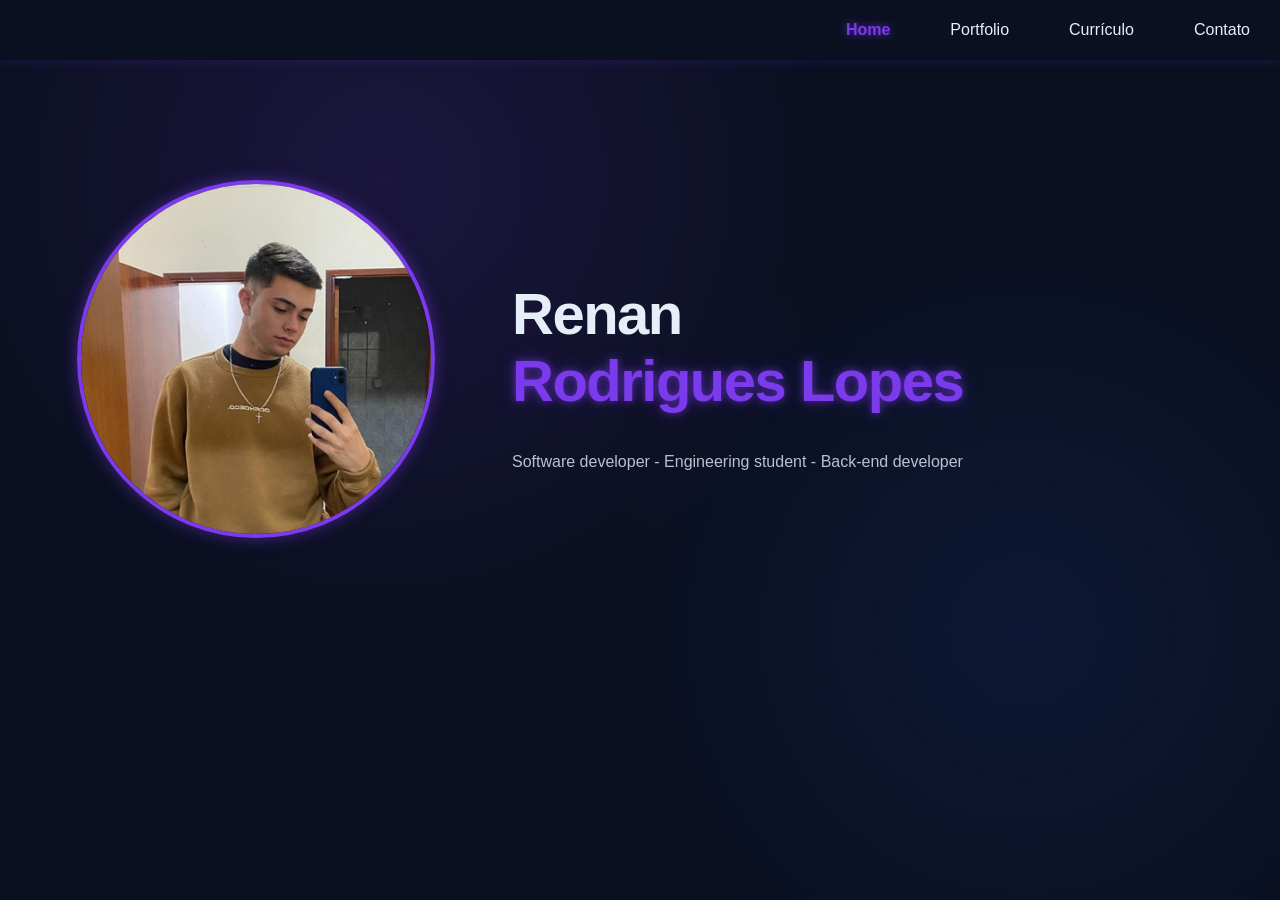
<file: index.html>
<!DOCTYPE html>

<html>

	<head>
		<title>Renan Lopes - Portfolio Online</title>
		<meta charset="utf-8">

        <link rel="preconnect" href="https://rsms.me/inter/">
        <link rel="stylesheet" href="https://rsms.me/inter/inter.css">

		<link rel="stylesheet" href="css/styles.css">

	</head>


	<body>
		<div class="navigation">
  			<ul>
    			<li class="active"><a href="index.html">Home</a></li>
    			<li><a href="portfolio.html">Portfolio</a></li>
    			<li><a href="curriculo.html">Currículo</a></li>
    			<li><a href="contato.html">Contato</a></li>
  			</ul>
		</div>

		<div class="capa">
            <div class="profile-pic">
			    <img src="img/fotoRenan.png" alt="Foto de Renan Lopes">
            </div>
            <div class="profile-title">
			    <h1>Renan <span>Rodrigues Lopes</span></h1>
			    <h2>Software developer - Engineering student - Back-end developer</h2>
            </div>    
        </div>
		


	</body>

</html>
</file>
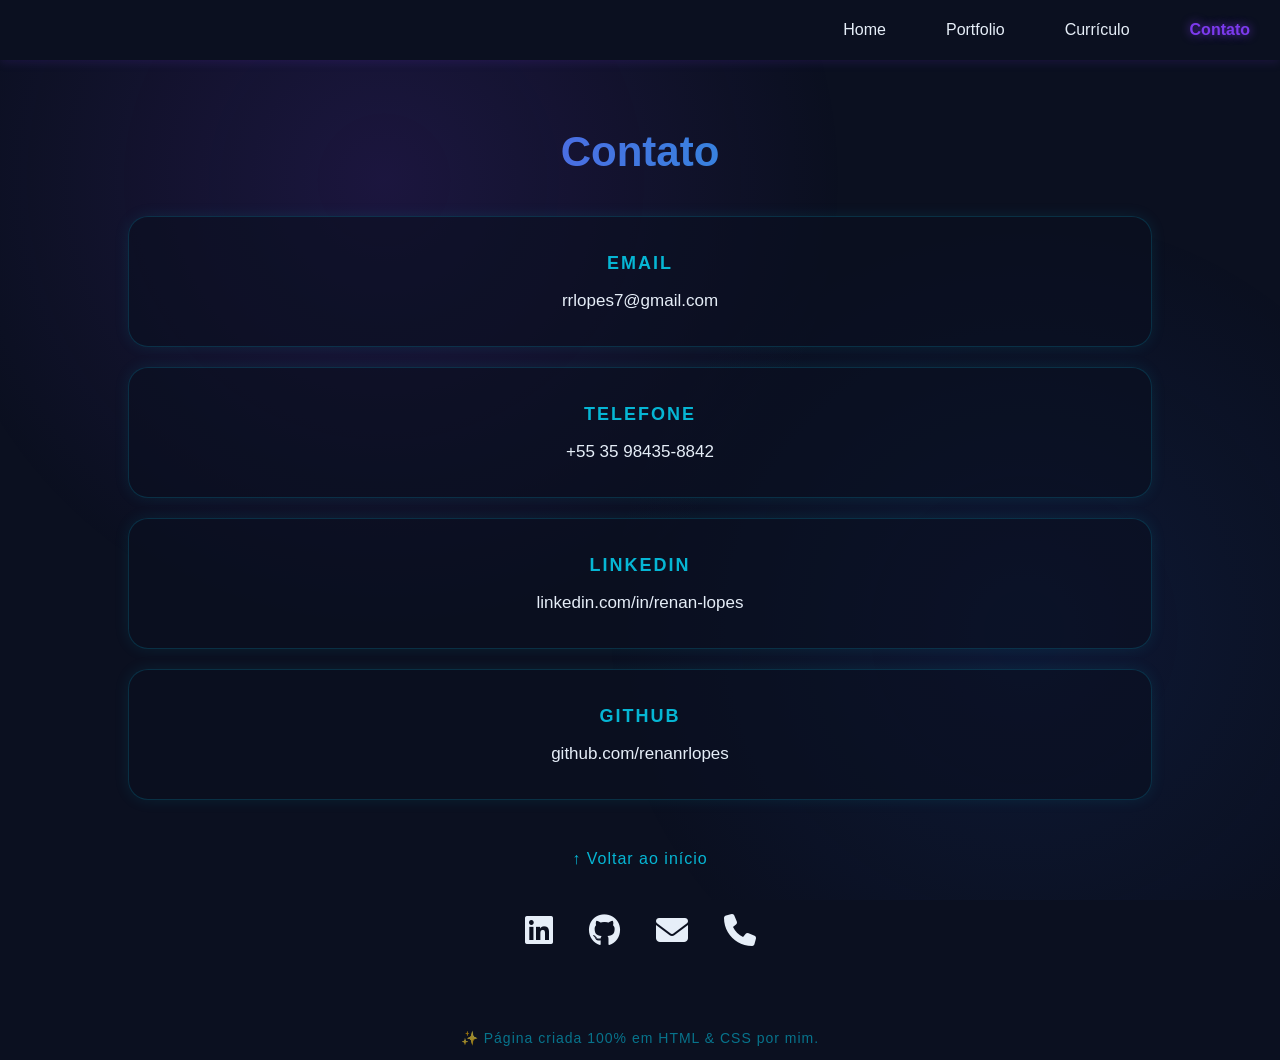
<file: contato.html>
<!DOCTYPE html>
<html>
  <head>
    <title>Contato - Renan Lopes</title>
    <meta charset="utf-8">

    <link rel="preconnect" href="https://rsms.me/inter/">
    <link rel="stylesheet" href="https://rsms.me/inter/inter.css">
    <link rel="stylesheet" href="css/styles.css"> 
    <link rel="stylesheet" href="css/styles-contato.css"> 
    <link rel="stylesheet" href="https://cdnjs.cloudflare.com/ajax/libs/font-awesome/6.4.2/css/all.min.css">
</head>

  <body>

    <div class="navigation">
      <ul>
        <li><a href="index.html">Home</a></li>
        <li><a href="portfolio.html">Portfolio</a></li>
        <li><a href="curriculo.html">Currículo</a></li>
        <li class="active"><a href="contato.html">Contato</a></li>
      </ul>
    </div>

    <div class="contact-container main">
      <h1>Contato</h1>

      <div class="contact-card">
        <h3>Email</h3>
        <p><a href="mailto:rrlopes7@gmail.com">rrlopes7@gmail.com</a></p>
      </div>

      <div class="contact-card">
        <h3>Telefone</h3>
        <p><a href="tel:+5535999999999">+55 35 98435-8842</a></p>
      </div>

      <div class="contact-card">
        <h3>LinkedIn</h3>
        <p><a href="https://www.linkedin.com/in/renan-lopes-a572ab206/" target="_blank">linkedin.com/in/renan-lopes</a></p>
      </div>

      <div class="contact-card">
        <h3>GitHub</h3>
        <p><a href="https://github.com/renanrlopes" target="_blank">github.com/renanrlopes</a></p>
      </div>

      <a href="#" class="back-top">↑ Voltar ao início</a>
    </div>

    <h2>Redes Sociais</h2>

    <div class="social-icons">
        <a href="https://www.linkedin.com/in/renan-lopes-a572ab206/" target="_blank"><i class="fab fa-linkedin"></i></a>
        <a href="https://github.com/renanrlopes" target="_blank"><i class="fab fa-github"></i></a>
        <a href="mailto:rrlopes7@gmail.com"><i class="fas fa-envelope"></i></a>
        <a href="tel:+35984358842"><i class="fas fa-phone"></i></a>
    </div>


  </body>
  <footer class="contact-footer">
    <p>✨ Página criada 100% em HTML & CSS por mim.</p>
  </footer>

</html>
</file>
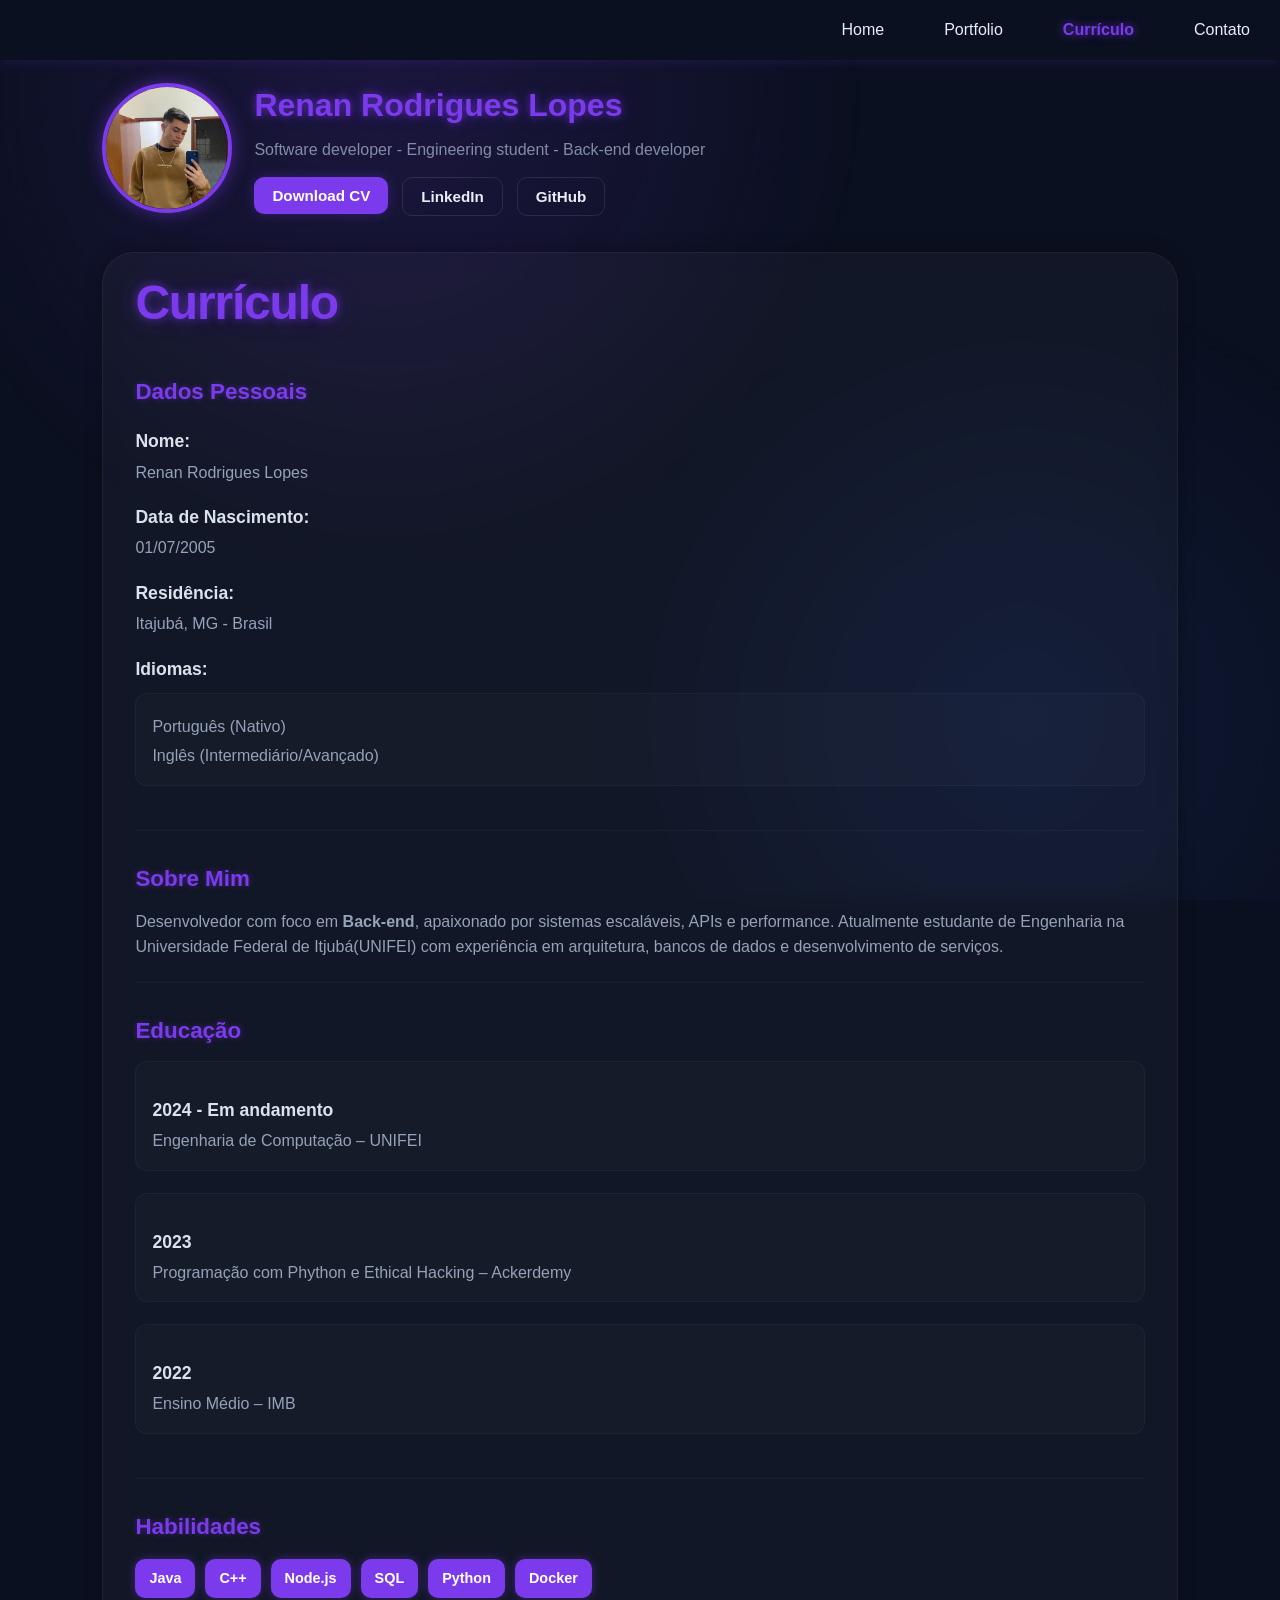
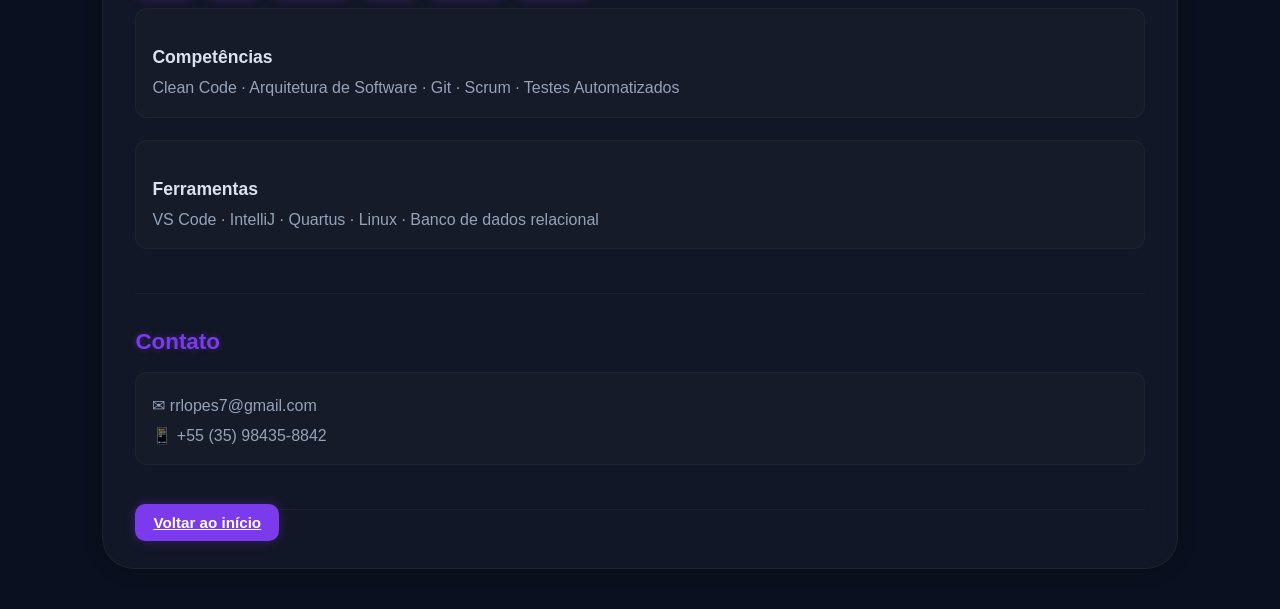
<file: curriculo.html>
<!DOCTYPE html>
<html lang="pt-BR">
  <head>
    <title>Currículo - Renan Lopes</title>
    <meta charset="utf-8">

    <!-- Fontes -->
    <link rel="preconnect" href="https://rsms.me/inter/">
    <link rel="stylesheet" href="https://rsms.me/inter/inter.css">
    <link rel="stylesheet" href="css/styles-curriculo.css">
  </head>

  <body>
    <div class="navigation">
      <ul>
        <li><a href="index.html">Home</a></li>
        <li><a href="portfolio.html">Portfolio</a></li>
        <li class="active"><a href="curriculo.html">Currículo</a></li>
        <li><a href="contato.html">Contato</a></li>
      </ul>
    </div>

    <div class="profile-header">
      <img src="img/fotoRenan.png" alt="Foto de Renan">
      <div class="profile-info">
        <div class="name">Renan Rodrigues Lopes</div>
        <div class="role">Software developer - Engineering student - Back-end developer</div>
        <div class="cv-links">
          <a href="download/Lattes.pdf" download target="_blank">
            <button class="cv-btn">Download CV</button>
          </a>
          <a href="https://www.linkedin.com/in/renan-lopes-a572ab206/" target="_blank">
            <button class="cv-btn cv-btn-outline">LinkedIn</button>
          </a>
          <a href="https://github.com/renanrlopes" target="_blank">
            <button class="cv-btn cv-btn-outline">GitHub</button>
          </a>
        </div>
      </div>
    </div>

    <div class="cv-container main">

      <h1>Currículo</h1>

      <!-- Dados Pessoais -->
      <section class="cv-section">
        <div class="cv-section-title">Dados Pessoais</div>

        <h3>Nome:</h3>
        <p>Renan Rodrigues Lopes</p>

        <h3>Data de Nascimento:</h3>
        <p>01/07/2005</p>

        <h3>Residência:</h3>
        <p>Itajubá, MG - Brasil</p>

        <h3>Idiomas:</h3>
        <div class="cv-item">
          <p>Português (Nativo)</p>
          <p>Inglês (Intermediário/Avançado)</p>
        </div>
      </section>

      <!-- Sobre Mim -->
      <section class="cv-section">
        <div class="cv-section-title">Sobre Mim</div>
        <p>
          Desenvolvedor com foco em <b>Back-end</b>, apaixonado por sistemas escaláveis, APIs e performance. Atualmente estudante de Engenharia na Universidade Federal de Itjubá(UNIFEI) com experiência em arquitetura, bancos de dados e desenvolvimento de serviços.
        </p>
      </section>

      <!-- Educação -->
      <section class="cv-section">
        <div class="cv-section-title">Educação</div>

        <div class="cv-item">
          <h3>2024 - Em andamento</h3>
          <p>Engenharia de Computação – UNIFEI</p>
        </div>

        <div class="cv-item">
          <h3>2023</h3>
          <p>Programação com Phython e Ethical Hacking – Ackerdemy</p>
        </div>

        <div class="cv-item">
          <h3>2022</h3>
          <p>Ensino Médio – IMB</p>
        </div>
      </section>

      <!-- Habilidades -->
      <section class="cv-section">
        <div class="cv-section-title">Habilidades</div>

        <div class="skills">
          <div class="skill">Java</div>
          <div class="skill">C++</div>
          <div class="skill">Node.js</div>
          <div class="skill">SQL</div>
          <div class="skill">Python</div>
          <div class="skill">Docker</div>
        </div>

        <div class="cv-item">
          <h3>Competências</h3>
          <p>Clean Code · Arquitetura de Software · Git · Scrum · Testes Automatizados</p>
        </div>

        <div class="cv-item">
          <h3>Ferramentas</h3>
          <p>VS Code · IntelliJ · Quartus · Linux · Banco de dados relacional</p>
        </div>
      </section>      

      <!-- Contato -->
      <section class="cv-section">
        <div class="cv-section-title">Contato</div>
        <div class="cv-item">
          <p>✉ rrlopes7@gmail.com</p>
          <p>📱 +55 (35) 98435-8842</p>
        </div>
      </section>

      <a href="#" class="cv-btn">Voltar ao início</a>

    </div>

  </body>
</html>
</file>
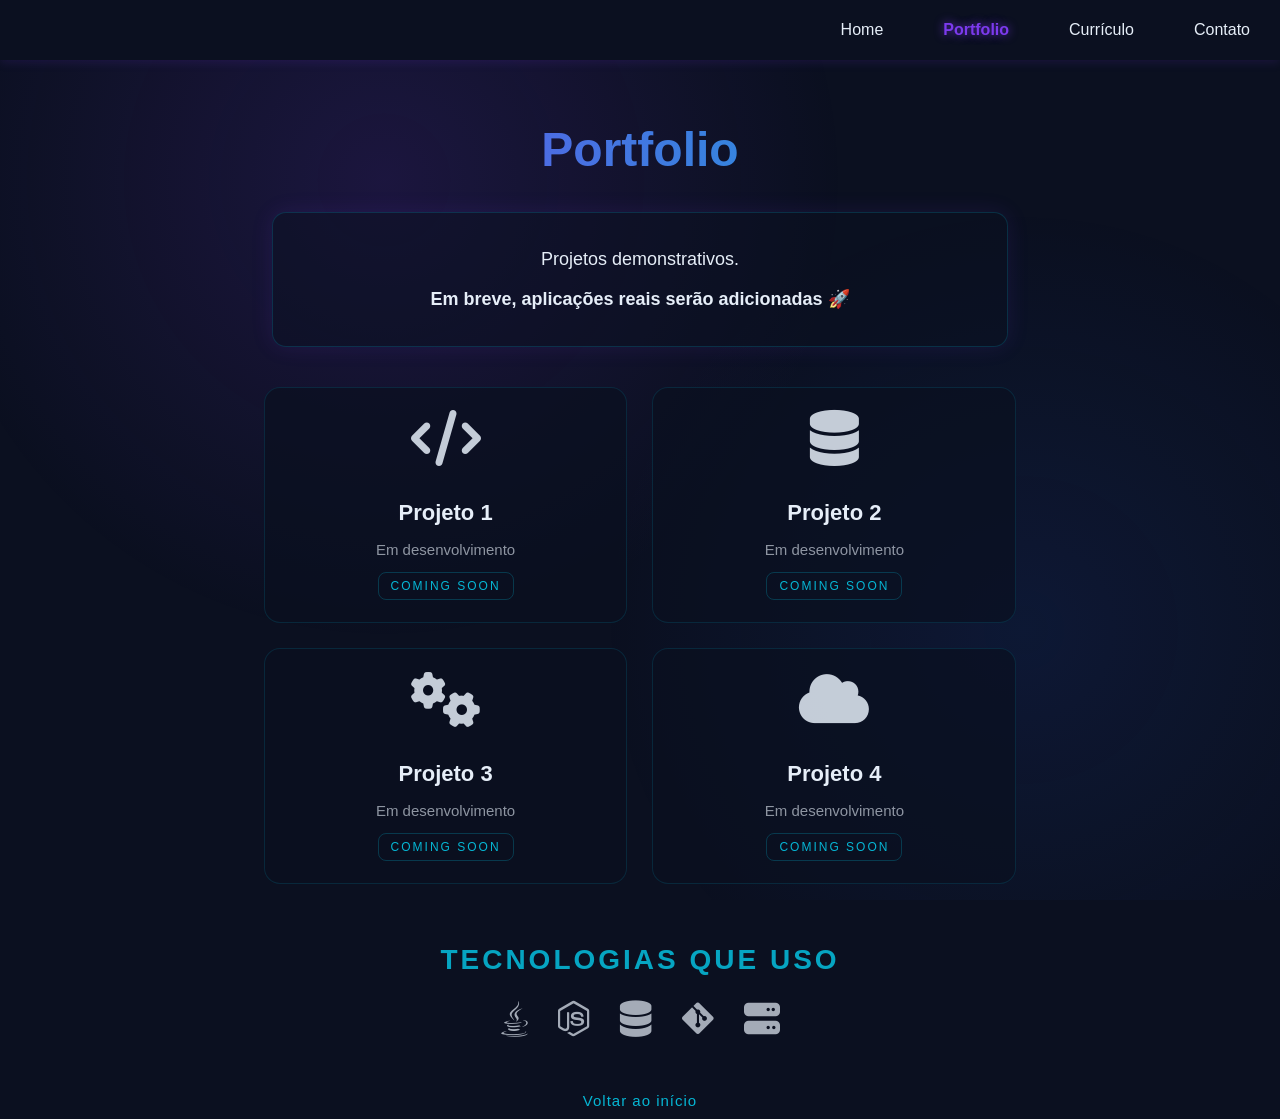
<file: portfolio.html>
<!DOCTYPE html>
<html>
  <head>
    <title>Portfolio - Renan Lopes</title>
    <meta charset="utf-8">
    <link rel="preconnect" href="https://rsms.me/inter/">
    <link rel="stylesheet" href="https://rsms.me/inter/inter.css">
    <link rel="stylesheet" href="css/styles.css"> 
    <link rel="stylesheet" href="css/styles-portfolio.css"> 
    <link rel="stylesheet" href="https://cdnjs.cloudflare.com/ajax/libs/font-awesome/6.4.2/css/all.min.css">
  </head>

  <body>

    <div class="navigation">
      <ul>
        <li><a href="index.html">Home</a></li>
        <li class="active"><a href="portfolio.html">Portfolio</a></li>
        <li><a href="curriculo.html">Currículo</a></li>
        <li><a href="contato.html">Contato</a></li>
      </ul>
    </div>

    <div class="portfolio-container main">

      <h1>Portfolio</h1>

      <div class="portfolio-cta">
        <p>Projetos demonstrativos.</p>
        <p><b>Em breve, aplicações reais serão adicionadas 🚀</b></p>
      </div>

      <div class="projects-grid">

        <div class="project-card placeholder">
          <i class="fas fa-code"></i>
          <h3>Projeto 1</h3>
          <p>Em desenvolvimento</p>
          <span class="tag">COMING SOON</span>
        </div>

        <div class="project-card placeholder">
          <i class="fas fa-database"></i>
          <h3>Projeto 2</h3>
          <p>Em desenvolvimento</p>
          <span class="tag">COMING SOON</span>
        </div>

        <div class="project-card placeholder">
          <i class="fas fa-cogs"></i>
          <h3>Projeto 3</h3>
          <p>Em desenvolvimento</p>
          <span class="tag">COMING SOON</span>
        </div>

        <div class="project-card placeholder">
          <i class="fas fa-cloud"></i>
          <h3>Projeto 4</h3>
          <p>Em desenvolvimento</p>
          <span class="tag">COMING SOON</span>
        </div>

      </div>

      <h2 class="section-title">Tecnologias que uso</h2>
      <div class="tech-stack">
        <i class="fab fa-java"></i>
        <i class="fab fa-node-js"></i>
        <i class="fas fa-database"></i>
        <i class="fab fa-git-alt"></i>
        <i class="fas fa-server"></i>
      </div>

      <a href="#" class="back-top">Voltar ao início</a>

    </div>

  </body>
</html>
</file>
<file: css/styles.css>
/*   HOME   */

html, body{
    margin: 0px;
    padding: 0px;
    font-size: 0;
}


body{
    background: #0B1020;
    font-family: 'Inter', sans-serif;
}

body::before {
    content: "";
    position: fixed;
    top: 0; left: 0;
    width: 100%; height: 100%;
    background: radial-gradient(circle at 30% 20%, rgba(124,58,237,0.15), transparent 40%), radial-gradient(circle at 80% 70%, rgba(37,99,235,0.10), transparent 35%);
    z-index: -1;
}



.navigation {
  background-color: #0B1020;
  color: #E6EEF8;
  height: 60px;
  width: 100%;
  position: fixed;
  top: 0;
  left: 0;
  box-shadow: 0 2px 10px rgba(124, 58, 237, 0.15);
  z-index: 999;
}

.navigation ul {
  margin: 0;
  padding: 0;
  list-style: none;
  height: 60px;
  display: flex;
  justify-content: flex-end;
  align-items: center;
}

.navigation li {
  font-size: 16px;
  padding: 0 30px;
  cursor: pointer;
  transition: 0.3s;
  font-weight: 500;
}

.navigation li a {
  text-decoration: none;
  color: inherit; 
  transition: 0.3s;
}

.navigation li.active a {
  color: #7C3AED;
  text-shadow: 0 0 10px rgba(124, 58, 237, 0.8);
  font-weight: 700;
}

.navigation li:hover,
.navigation li:hover a {
  color: #7C3AED;
  text-shadow: 0 0 8px rgba(124, 58, 237, 0.6);
}

body {
    padding-top: 80px;
    background: #0B1020;
    font-family: "Inter", sans-serif; 
}   

.capa{
    color: #E6EEF8;
}

.capa span{
    color: #7C3AED;
    display: block ;
}

.capa div{
    display: inline-block;
    height: 650px; 
}

.profile-pic{
    width: 40%;
    text-align: center;
}

.profile-pic img{
    width: 350px;
    border-radius: 350px;
    margin-top: 100px;
    border: 4px solid #7C3AED;
    box-shadow: 0 0 15px rgba(124,58,237,0.5);
    transition: 0.4s ease;
}

.profile-pic img:hover {
    box-shadow: 0 0 25px rgba(124,58,237,0.8);
    transform: scale(1.03);
}

.profile-title{
    vertical-align: top;
    width: 60%;
}

.profile-title h1{
    margin-top: 200px;
    font-size: 58px;
    font-weight: 700;
    letter-spacing: -1.5px;
}

.profile-title h1 span {
    color: #7C3AED;
    text-shadow: 0 0 8px rgba(124,58,237,0.6), 0 0 20px rgba(124,58,237,0.3);
}


.profile-title h2{
    font-size: 16px;
    font-weight: 400;
    opacity: 0.8;
}

@media (max-width: 1024px) {

  .profile-title h1 {
    font-size: 48px;
  }

  .profile-pic img {
    width: 300px;
    margin-top: 60px;
  }
}

@media (max-width: 930px) {

  .capa {
    text-align: center;
  }

  .capa div {
    display: block;
    width: 100%;
    height: auto;
  }

  .profile-title {
    width: 100%;
    margin-top: 20px;
  }

  .profile-title h1 {
    margin-top: 40px;
    font-size: 40px;
  }

  .profile-title h2 {
    font-size: 15px;
  }

  .profile-pic img {
    width: 260px;
    margin-top: 30px;
  }
}

@media (max-width: 600px) {

  body {
    padding-top: 70px;
  }

  .profile-title h1 {
    font-size: 32px;
  }

  .profile-title h2 {
    font-size: 14px;
  }

  .profile-pic img {
    width: 220px;
    border-width: 3px;
  }

  .navigation li {
    padding: 0 15px;
    font-size: 14px;
  }
}

@media (max-width: 420px) {

  .navigation li {
    padding: 0 10px;
    font-size: 12px;
  }

  .profile-title h1 {
    font-size: 26px;
  }

  .profile-pic img {
    width: 180px;
  }
}
</file>
<file: css/styles-contato.css>
.contact-container {
  padding: 20px 10%;
  color: #E6EEF8;
}

.contact-container h1 {
  font-size: 42px;
  text-align: center;
  margin-bottom: 40px;
  background: linear-gradient(to right, #7C3AED, #06B6D4);
  -webkit-background-clip: text;
  -webkit-text-fill-color: transparent;
}

.contact-card {
  background: rgba(11, 16, 32, 0.6);
  border: 1px solid rgba(6, 182, 212, 0.2);
  border-radius: 20px;
  padding: 18px 25px;
  margin-bottom: 20px;
  box-shadow: 0 0 15px rgba(6, 182, 212, 0.1);
  text-align: center;
  transition: 0.3s;
}

.contact-card:hover {
  transform: translateY(-5px);
  border-color: rgba(124, 58, 237, 0.4);
  box-shadow: 0 0 18px rgba(124, 58, 237, 0.25);
}

.contact-card h3 {
  font-size: 18px;
  text-transform: uppercase;
  letter-spacing: 2px;
  color: #06B6D4;
  margin-bottom: 8px;
}

.contact-card p {
  font-size: 17px;
}

.contact-card a {
  color: #E6EEF8;
  text-decoration: none;
  font-weight: 500;
  transition: 0.3s;
}

.contact-card a:hover {
  color: #7C3AED;
  text-shadow: 0 0 10px rgba(124, 58, 237, 0.6);
}

.back-top {
  display: block;
  margin-top: 50px;
  font-size: 16px;
  text-align: center;
  color: #06B6D4;
  text-decoration: none;
  letter-spacing: 1px;
  transition: 0.3s;
}

.back-top:hover {
  color: #7C3AED;
  text-shadow: 0 0 10px rgba(124, 58, 237, 0.7);
  transform: scale(1.1);
}

.social-icons {
  text-align: center;
  margin-top: 25px;
  margin-bottom: 40px;
}

.social-icons a {
  text-decoration: none;
  margin: 0 18px;
  font-size: 32px;
  color: #E6EEF8;
  transition: 0.3s;
}

.social-icons a:hover {
  color: #7C3AED;
  text-shadow: 0 0 14px rgba(124, 58, 237, 0.9);
  transform: scale(1.2);
}

.contact-footer {
  text-align: center;
  font-size: 14px;
  margin-top: 80px;
  opacity: 0.6;
  color: #06B6D4;
  letter-spacing: 1px;
  transition: 0.3s;
}

.contact-footer:hover {
  opacity: 1;
  text-shadow: 0 0 10px rgba(6, 182, 212, 0.5);
}
</file>
<file: css/styles-curriculo.css>
/* ===== RESET BASE ===== */
* {
  margin: 0;
  padding: 0;
  box-sizing: border-box;
}

body {
  background: #0B1020;
  color: #E6EEF8;
  font-family: 'Inter', sans-serif;
  line-height: 1.6;
  min-height: 100vh;
  padding: 40px 8%;
  position: relative;
}

/* Glow de fundo */
body::before {
  content: "";
  position: fixed;
  top: 0; left: 0;
  width: 100%; height: 100%;
  background:
    radial-gradient(circle at 30% 10%, rgba(124,58,237,0.15), transparent 40%),
    radial-gradient(circle at 80% 80%, rgba(37,99,235,0.10), transparent 35%);
  z-index: -1;
}

/* ===== NAVIGATION BAR (igual a Home) ===== */

.navigation {
  background-color: #0B1020;
  color: #E6EEF8;
  height: 60px;
  width: 100%;
  position: fixed;
  top: 0;
  left: 0;
  box-shadow: 0 2px 10px rgba(124, 58, 237, 0.15);
  z-index: 999;
}

.navigation ul {
  margin: 0;
  padding: 0;
  list-style: none;
  height: 60px;
  display: flex;
  justify-content: flex-end;
  align-items: center;
}

.navigation li {
  font-size: 16px;
  padding: 0 30px;
  cursor: pointer;
  transition: 0.3s;
  font-weight: 500;
}

.navigation li a {
  text-decoration: none;
  color: inherit; 
  transition: 0.3s;
}

.navigation li.active a {
  color: #7C3AED;
  text-shadow: 0 0 10px rgba(124, 58, 237, 0.8);
  font-weight: 700;
}

.navigation li:hover,
.navigation li:hover a {
  color: #7C3AED;
  text-shadow: 0 0 8px rgba(124, 58, 237, 0.6);
}


body {
  padding-top: 80px;
  background: #0B1020;
  font-family: "Inter", sans-serif; 
}


/* ===== HEADER DO PERFIL ===== */
.profile-header {
  display: flex;
  align-items: center;
  gap: 22px;
  margin-bottom: 36px;
}

.profile-header img {
  width: 130px;
  height: 130px;
  border-radius: 50%;
  border: 4px solid #7C3AED;
  box-shadow: 0 0 18px rgba(124,58,237,0.5);
  transition: 0.4s;
}

.profile-header img:hover {
  box-shadow: 0 0 28px rgba(124,58,237,0.9);
  transform: scale(1.04);
}

.profile-info {
  display: flex;
  flex-direction: column;
  align-items: flex-start;
}

.profile-info .name {
  font-size: 2rem;
  font-weight: 700;
  color: #7C3AED;
  text-shadow: 0 0 8px rgba(124,58,237,0.6), 0 0 18px rgba(124,58,237,0.3);
  margin-bottom: 6px;
}

.profile-info .role {
  font-size: 1rem;
  opacity: 0.85;
  color: #94A3B8;
  margin-bottom: 14px;
}

/* BOTÕES HEADER */
.cv-links {
  display: flex;
  gap: 14px;
  flex-wrap: wrap;
}

.cv-btn {
  background: #7C3AED;
  color: white;
  padding: 10px 18px;
  border-radius: 10px;
  font-weight: 600;
  font-size: 0.95rem;
  border: none;
  cursor: pointer;
  transition: 0.3s;
  box-shadow: 0 0 12px rgba(124,58,237,0.3);
}

.cv-btn:hover {
  text-shadow: 0 0 6px rgba(255,255,255,0.4);
  box-shadow: 0 0 18px rgba(124,58,237,0.6);
  transform: translateY(-3px);
}

.cv-btn-outline {
  background: transparent;
  border: 1px solid rgba(255,255,255,0.1);
  color: #E6EEF8;
  box-shadow: none;
}

.cv-btn-outline:hover {
  border-color: #7C3AED;
  box-shadow: 0 0 12px rgba(124,58,237,0.4);
  transform: translateY(-3px);
}

/* CONTAINER PRINCIPAL*/
.cv-container {
  background: rgba(255,255,255,0.03);
  border: 1px solid rgba(255,255,255,0.05);
  backdrop-filter: blur(10px);
  border-radius: 2rem;
  padding: 32px;
  box-shadow: 0 0 18px rgba(0,0,0,0.3);
  animation: fadeIn 0.6s ease forwards;
}

.cv-container h1 {
  margin-top: -20px; 
}


@keyframes fadeIn {
  from { opacity: 0; transform: translateY(12px); }
  to { opacity: 1; transform: translateY(0); }
}

/* TÍTULOS */
.main h1 {
  font-size: 3rem;
  font-weight: 700;
  letter-spacing: -1.2px;
  margin-bottom: 32px;
  color: #7C3AED;
  text-shadow: 0 0 10px rgba(124,58,237,0.6), 0 0 24px rgba(124,58,237,0.3);
}

.cv-section {
  margin-top: 30px;
  padding-bottom: 22px;
  border-bottom: 1px solid rgba(255,255,255,0.04);
}

/*  SEÇÕES  */
.cv-section-title {
  font-size: 1.4rem;
  color: #7C3AED;
  margin-bottom: 12px;
  font-weight: 700;
  text-shadow: 0 0 6px rgba(124,58,237,0.4);
}

/*  ITENS DO CV  */
.cv-item {
  background: rgba(255,255,255,0.02);
  border: 1px solid rgba(255,255,255,0.03);
  border-radius: 12px;
  padding: 16px;
  margin-top: 10px;
  margin-bottom: 22px;
  transition: 0.3s;
}

.cv-item:hover {
  border-color: rgba(124,58,237,0.4);
  box-shadow: 0 0 14px rgba(124,58,237,0.25);
  transform: translateY(-3px);
}

.cv-item h3 {
  font-size: 1.15rem;
  margin-bottom: 3px;
  color: #E6EEF8;
}




.main h2 {
  font-size: 1.8rem;
  margin-top: 40px;
  margin-bottom: 12px;
  color: #7C3AED;
  text-shadow: 0 0 6px rgba(124,58,237,0.4);
}

.main h3 {
  font-size: 1.1rem;
  font-weight: 600;
  margin-top: 18px;
  color: #E6EEF8;
  opacity: 0.95;
}

.main p {
  font-size: 1rem;
  color: #94A3B8;
  margin-top: 4px;
}

/*TAGS DE SKILLS */
.skills {
  margin-top: 14px;
  display: flex;
  flex-wrap: wrap;
  gap: 10px;
}

.skill {
  background: #7C3AED;
  padding: 8px 14px;
  border-radius: 10px;
  font-size: 0.9rem;
  font-weight: 600;
  color: white;
  box-shadow: 0 0 10px rgba(124,58,237,0.4);
  transition: 0.3s;
}

.skill:hover {
  box-shadow: 0 0 16px rgba(124,58,237,0.7);
  transform: scale(1.07);
}

/* RESPONSIVIDADE  */
@media (max-width: 930px) {
  .profile-header {
    flex-direction: column;
    text-align: center;
  }

  .profile-info {
    align-items: center;
  }

  .profile-info .name {
    font-size: 1.9rem;
  }
}

@media (max-width: 600px) {
  body {
    padding: 32px 6%;
  }

  .cv-container {
    padding: 26px;
    border-radius: 1.5rem;
  }

  .skill {
    font-size: 0.8rem;
    padding: 6px 10px;
  }

  .main h1 {
    font-size: 2.2rem;
  }
}
</file>
<file: css/styles-portfolio.css>
.portfolio-container {
  padding: 10px 8%;
  color: #E6EEF8;
}

.portfolio-container h1 {
  font-size: 48px;
  text-align: center;
  margin-bottom: 35px;
  background: linear-gradient(to right, #7C3AED, #06B6D4);
  -webkit-background-clip: text;
  -webkit-text-fill-color: transparent;
}

.portfolio-cta {
  text-align: center;
  font-size: 18px;
  background: rgba(11, 16, 32, 0.5);
  border: 1px solid rgba(6, 182, 212, 0.2);
  padding: 18px;
  border-radius: 14px;
  width: 65%;
  margin: 0 auto 40px auto;
  box-shadow: 0 0 22px rgba(124, 58, 237, 0.12);
}

.projects-grid {
  display: grid;
  grid-template-columns: repeat(2, 1fr);
  gap: 25px;
  width: 70%;
  margin: 0 auto 60px auto;
}

.project-card {
  background: rgba(11, 16, 32, 0.7);
  border: 1px solid rgba(6, 182, 212, 0.15);
  border-radius: 16px;
  padding: 22px;
  text-align: center;
  transition: 0.3s;
  position: relative;
  overflow: hidden;
}

.project-card i {
  font-size: 56px;
  margin-bottom: 12px;
  opacity: 0.85;
  transition: 0.3s;
}

.project-card h3 {
  font-size: 22px;
  margin-bottom: 6px;
}

.project-card p {
  font-size: 15px;
  opacity: 0.6;
  margin-bottom: 14px;
}

.project-card .tag {
  font-size: 12px;
  color: #06B6D4;
  letter-spacing: 2px;
  border: 1px solid rgba(6, 182, 212, 0.25);
  padding: 6px 12px;
  border-radius: 8px;
  display: inline-block;
}

.project-card:hover {
  transform: translateY(-6px) scale(1.02);
  border-color: rgba(124, 58, 237, 0.4);
  box-shadow: 0 0 25px rgba(124, 58, 237, 0.25);
}

.project-card:hover i {
  transform: scale(1.15);
  opacity: 1;
  color: #7C3AED;
  text-shadow: 0 0 18px rgba(124,58,237,0.8);
}

.section-title {
  font-size: 28px;
  text-align: center;
  color: #06B6D4;
  margin-bottom: 25px;
  text-transform: uppercase;
  letter-spacing: 3px;
  opacity: 0.9;
}

.tech-stack {
  display: flex;
  justify-content: center;
  gap: 30px;
  font-size: 36px;
  margin-bottom: 55px;
  opacity: 0.7;
  transition: 0.3s;
}

.tech-stack:hover {
  opacity: 1;
  transform: scale(1.07);
  text-shadow: 0 0 20px rgba(6, 182, 212, 0.6);
}

/* Back to top */
.back-top {
  display: block;
  margin-top: 40px;
  font-size: 15px;
  text-align: center;
  color: #06B6D4;
  text-decoration: none;
  letter-spacing: 1px;
  transition: 0.3s;
}

.back-top:hover {
  color: #7C3AED;
  text-shadow: 0 0 12px rgba(124, 58, 237, 0.7);
  transform: scale(1.12);
}

.project-card.placeholder::before {
  content: "";
  position: absolute;
  top: -100%;
  left: 0;
  width: 100%;
  height: 100%;
  background: linear-gradient(140deg, rgba(6,182,212,0.05), rgba(124,58,237,0.05));
  animation: slideBG 6s infinite linear;
}

@keyframes slideBG {
  from { top: -100%; }
  to { top: 100%; }
}

@media (max-width: 930px) {

  .portfolio-grid {
    grid-template-columns: repeat(2, 1fr);
    gap: 24px;
  }

  .portfolio-title {
    text-align: center;
    font-size: 2.3rem;
  }

  .portfolio-description {
    text-align: center;
    font-size: 1rem;
  }
}

@media (max-width: 600px) {

  body {
    padding: 32px 6%;
  }

  .portfolio-grid {
    grid-template-columns: 1fr;
    gap: 20px;
  }

  .portfolio-card {
    padding: 18px;
  }

  .portfolio-title {
    font-size: 2rem;
  }

  .portfolio-description {
    font-size: 0.95rem;
  }

  .tag {
    font-size: 0.75rem;
    padding: 5px 10px;
  }
}
</file>
